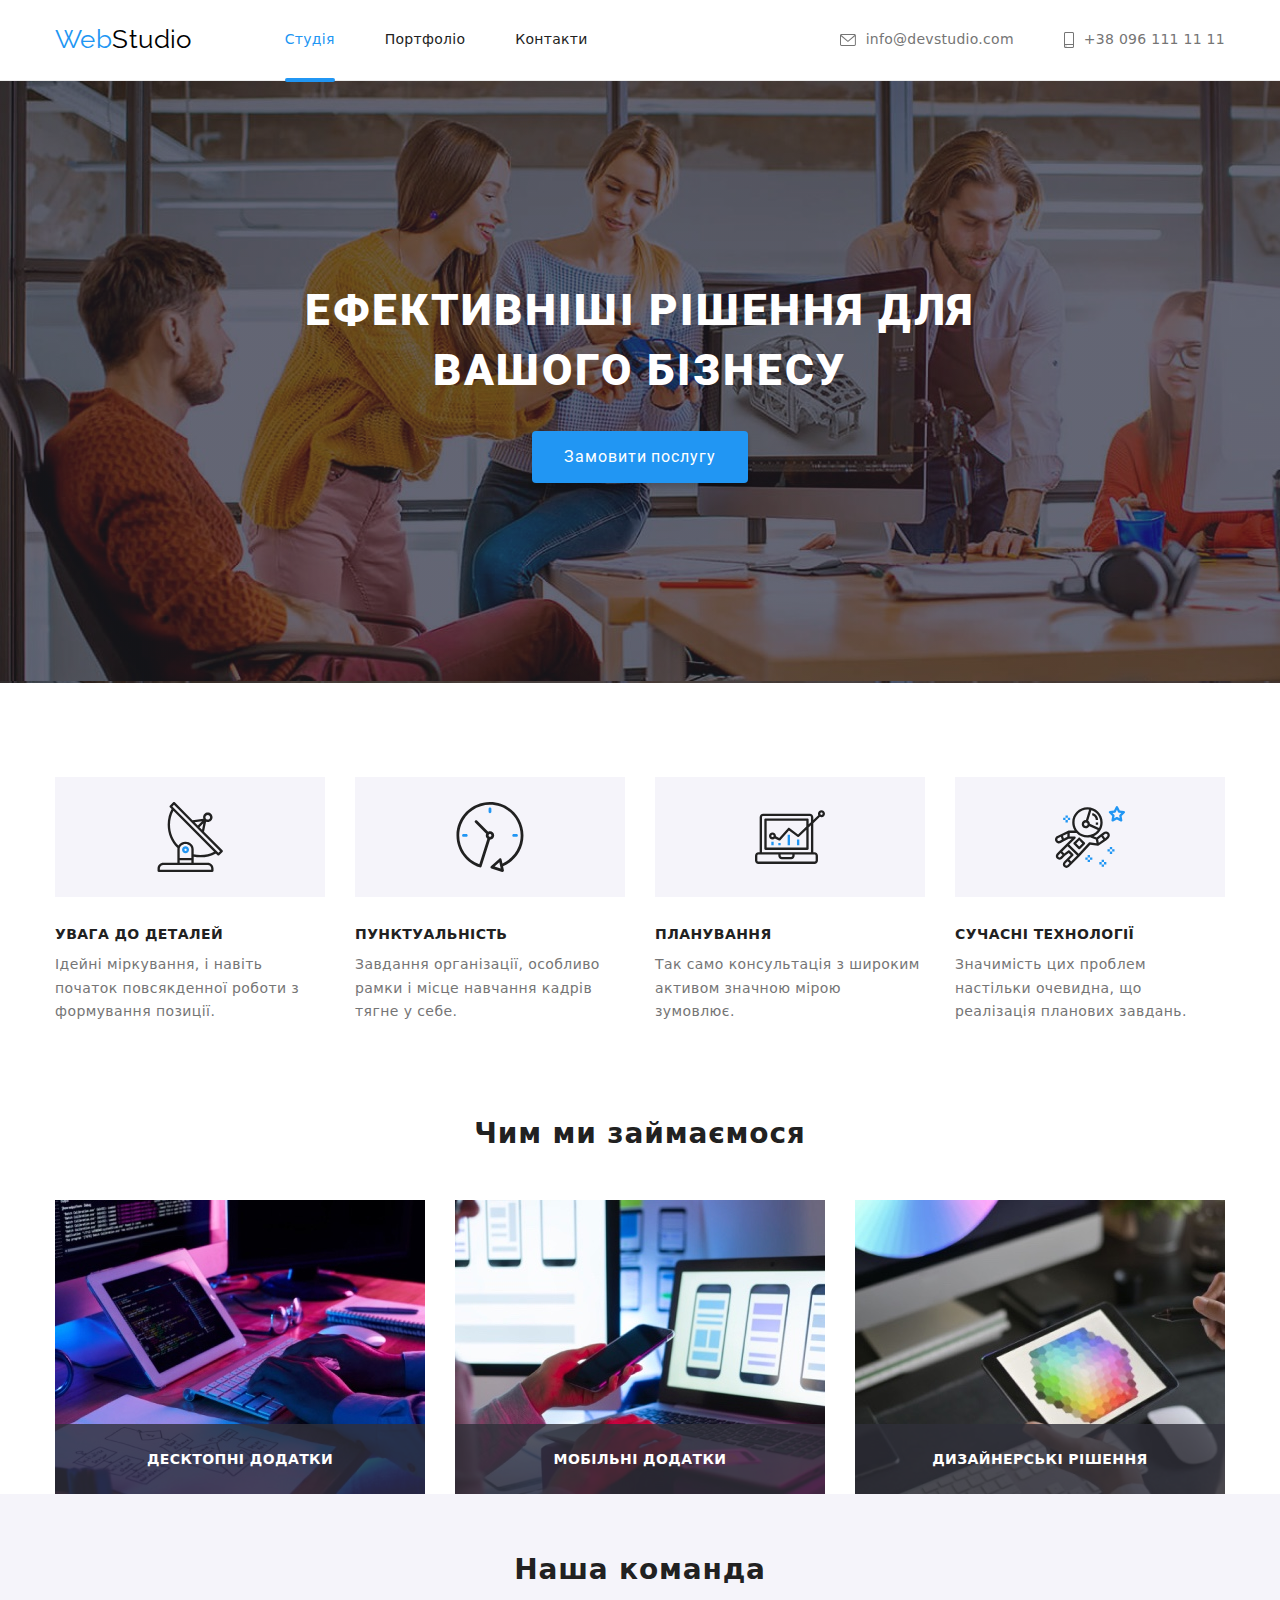
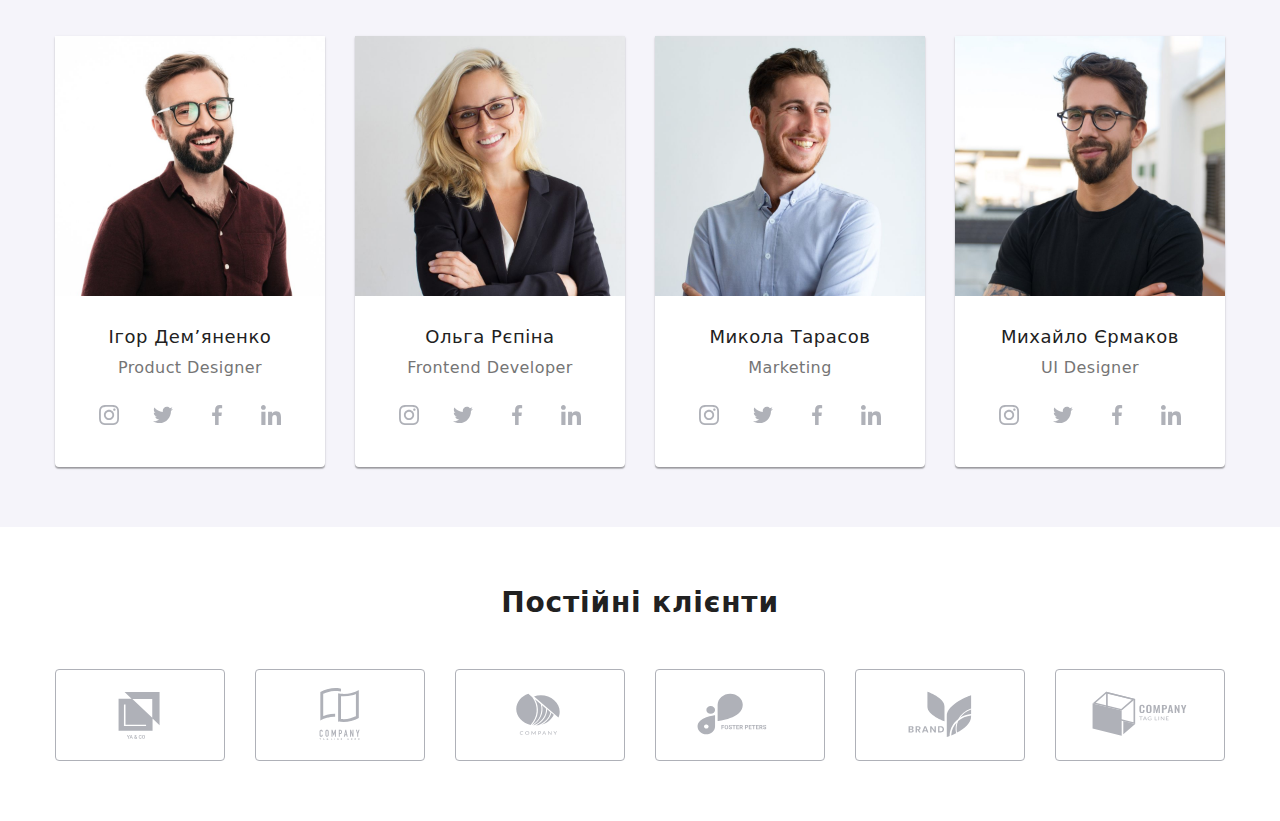
<file: index.html>
<!DOCTYPE html>
<html lang="uk">
<head>
    <meta charset="UTF-8">
    <meta http-equiv="X-UA-Compatible" content="IE=edge">
    <meta name="viewport" content="width=device-width, initial-scale=1.0">
    <title>Document</title>
    <link href="https://fonts.googleapis.com/css2?family=Raleway:wght@700&family=Roboto:wght@400;500;700;900&display=swap" 
          rel="stylesheet">
    <link rel="stylesheet" href="https://cdnjs.cloudflare.com/ajax/libs/modern-normalize/1.1.0/modern-normalize.min.css" integrity="sha512-wpPYUAdjBVSE4KJnH1VR1HeZfpl1ub8YT/NKx4PuQ5NmX2tKuGu6U/JRp5y+Y8XG2tV+wKQpNHVUX03MfMFn9Q==" 
            crossorigin="anonymous" referrerpolicy="no-referrer" />
    <link rel="stylesheet" href="./css/main.min.css">        
    <!-- <link rel="stylesheet" href="./css/styles.css"/> -->
</head>
<body>
    <header class="header">
        
        <div class="container row">
            <nav class="header-left">
                <a class="studio" href="./index.html">
                    <span class="logo">Web</span><span class="logo-second">Studio</span>
                </a>
                <ul class="site-nav">
                    <li class="site-face"><a href="./index.html" class="link current">Студія</a></li>
                    <li class="site-face"><a href="./portfolio.html" class="link">Портфоліо</a></li>
                    <li class="site-face"><a href="" class="link">Контакти</a></li>
                </ul>
            </nav>
            <ul class="header-right">
                <li class="header-contact">
                    <a class="contacts-adress" href="mailto:info@devstudio.com">
                        <svg class="header-icon-mail" width="16" height="12">
                            <use href="./images/icons.svg#icon-envelope"></use>
                        </svg>
                        info@devstudio.com
                    </a>
                </li>
                <li class="header-contact">
                    <a class="contacts-adress" href="tel:+380961111111">
                        <svg class="header-icon-phone" width="10" height="16">
                            <use href="./images/icons.svg#icon-smartphone"></use>
                        </svg>
                        +38 096 111 11 11
                    </a>
                </li>
            </ul>
        </div>
    </header>
    <main>
        <section class="hero">
            <div class="container">
                <div class="backdrop is-hidden" data-modal>
                    <div class="modal">
                        <button class="button button-modal-close" data-modal-close>
                            <svg class="modal-icon-close">
                                <use class="modal-close" href="./images/icons.svg#icon-vector" width="11" height="11"></use>
                            </svg>
                        </button>
                        <p class="modal-title">Залиште свої дані, ми вам передзвонимо</p>
                        <form action="#" class="modal-form">
                            <div class="modal-field">
                                <label class="modal-label">Ім'я
                                    <div class="input-wrap">
                                        <input 
                                            class="modal-input"
                                            type="text" 
                                            name="user-name"
                                            required
                                        />
                                        <svg class="modal-icon" width="18" height="18">
                                            <use href="./images/icons.svg#icon-person"></use>
                                        </svg>
                                    </div>
                                </label>
                            </div>
                            <div class="modal-field">
                                <label class="modal-label">Телефон
                                   <div class="input-wrap">
                                        <input 
                                            class="modal-input"
                                            type="tel" 
                                            name="user-phone" 
                                            required
                                        />
                                        <svg class="modal-icon" width="18" height="18">
                                            <use href="./images/icons.svg#icon-phone"></use>
                                        </svg>
                                   </div>
                                </label>
                            </div>
                            <div class="modal-field">
                                <label class="modal-label">Пошта
                                    <div class="input-wrap">
                                        <input 
                                            class="modal-input"
                                            type="email" 
                                            name="user-mail"
                                            required
                                        />
                                        <svg class="modal-icon" width="18" height="18">
                                            <use href="./images/icons.svg#icon-email"></use>
                                        </svg>
                                    </div>
                                </label>
                            </div>
                            <div class="modal-field">
                                <label class="modal-label">Коментар
                                    <textarea class="modal-text"
                                        name="user-text"
                                        placeholder="Введіть текст"
                                    ></textarea>
                                </label>
                            </div>
                           <div class="modal-privacy">
                                <input type="checkbox" name="privacy" id="privacy" class="modal-check visually__hidden" value="true">
                                    <label for="privacy" class="check-text">
                                    <span>
                                        <svg class="check-icon" width="16" height="15">
                                            <use href="./images/icons.svg#icon-vectors"></use>
                                        </svg>
                                    </span>
                                    Погоджуюся з розсилкою та приймаю &nbsp;
                                    <a class="modal-link" href="">Умови договору</a> 
                                </label>
                           </div>
                            <button type="submit" class="button">Відправити</button>
                        </form>
                    </div>
                </div>
                    <h1 class="hero__title">Ефективніші рішення для </br> вашого бізнесу</h1>
                    <button class="button" data-modal-open type="button">Замовити послугу</button>
            </div>
            
        </section>
        <section class="benefit section">
            <div class="container">
                <h2 class="benefit__title-visually">Переваги</h2>
                <ul class="benefit__list">
                    <li class="benefit__item">
                        <div class="benefit__wrap">
                            <svg class="benefit__icon" width="70" height='70'>
                                <use href="./images/icons.svg#icon-Group"></use>
                            </svg>
                        </div>
                        <div >
                            <h3 class="benefit__title">Увага до деталей</h3>
                            <p class="benefit__text">
                                Ідейні міркування, і навіть початок повсякденної роботи з формування позиції.
                            </p>
                        </div>
                    </li>
                    <li class="benefit__item">
                        <div class="benefit__wrap">
                            <svg class="benefit__icon" width="70" height='70'>
                                <use href="./images/icons.svg#icon-clock"></use>
                            </svg>
                        </div>
                        <div>
                            <h3 class="benefit__title">Пунктуальність</h3>
                            <p class="benefit__text">
                                Завдання організації, особливо рамки і місце навчання кадрів тягне у себе.
                            </p>
                        </div>
                    </li>
                    <li class="benefit__item">
                        <div class="benefit__wrap">
                            <svg class="benefit__icon" width="70" height='70'>
                                <use href="./images/icons.svg#icon-diagram"></use>
                            </svg>
                        </div>
                        <div>
                            <h3 class="benefit__title">Планування</h3>
                            <p class="benefit__text">
                                Так само консультація з широким активом значною мірою зумовлює.
                            </p>
                        </div>
                    </li>
                    <li class="benefit__item">
                        <div class="benefit__wrap">
                            <svg class="benefit__icon" width="70" height='70'>
                                <use href="./images/icons.svg#icon-astronaut"></use>
                            </svg>
                        </div>
                        <div>
                            <h3 class="benefit__title">Сучасні технології</h3>
                            <p class="benefit__text">
                                Значимість цих проблем настільки очевидна, що реалізація планових завдань.
                            </p>
                        </div>
                    </li>
                </ul>
            </div>

        </section>
        <section class="advantage">
            <div class="container">
                <h2 class="advantage__title">Чим ми займаємося</h2>
                    <ul class="advantage__list">
                       <li class="advantage__item">
                            <div class="advantage__content">
                                <img class="advantage__image" src="./images/img-1.jpg" alt="Розробка" width="370" height="294"/>
                                <div class="advantage__wrap">
                                    <p class="advantage__text">Десктопні додатки</p>
                                </div>
                            </div>
                            
                        </li>
                       <li class="advantage__item">
                            <div class="advantage__content">
                                <img class="advantage__image" src="./images/img-2-2.jpg" alt="Дизайн" width="370" height="294"/>
                                <div class="advantage__wrap">
                                    <p class="advantage__text">Мобільні додатки</p>
                                </div>
                            </div>
                           
                        </li>
                       <li class="advantage__item">
                            <div class="advantage__content">
                                <img class="advantage__image" src="./images/img-3.jpg" alt="Запуск вашого проекта" width="370" height="294"/>
                                <div class="advantage__wrap">
                                <p class="advantage__text">Дизайнерські рішення</p>
                                </div>
                            </div>
                            
                        </li>
                    </ul>
            </div>
        </section>
        <section class="team">
            <div class="container">
                <h2 class="advantage__title">Наша команда</h2>
                <ul class="team__list">
                    <li class="team__card">
                        <img class="team__image" src="./images/vykl1.jpg" alt="Ігор Демʼяненко" width="270" height="260"/>
                        <div class="team__content">
                            <h3 class="team__name">Ігор Демʼяненко</h3>
                            <p class="team__text">Product Designer</p>
                            <ul class="team__social">
                                <li class="team__disk">
                                    <a class="team__link link" href="">
                                        <svg class="team__icon" width="20" height="20">
                                            <use href="./images/icons.svg#icon-instagram"></use>
                                        </svg>
                                    </a></li>
                                <li class="team__disk">
                                    <a class="team__link link" href="">
                                        <svg class="team__icon" width="20" height="20">
                                            <use href="./images/icons.svg#icon-twitter"></use>
                                        </svg>
                                    </a></li>
                                <li class="team__disk">
                                    <a class="team__link link" href="">
                                        <svg class="team__icon" width="20" height="20">
                                            <use href="./images/icons.svg#icon-facebook"></use>
                                        </svg>
                                    </a></li>
                                <li class="team__disk">
                                    <a class="team__link link" href="">
                                        <svg class="team__icon" width="20" height="20">
                                            <use href="./images/icons.svg#icon-linkedin"></use>
                                        </svg>
                                    </a></li>
                            </ul>
                        </div>
                    </li>
                    <li class="team__card">
                        <img class="team__image" src="./images/vykl2.jpg" alt="Ольга Рєпіна" width="270" height="260" />
                        <div class="team__content">
                            <h3 class="team__name">Ольга Рєпіна</h3>
                            <p class="team__text">Frontend Developer</p>
                            <ul class="team__social">
                                <li class="team__disk">
                                    <a class="team__link link" href="">
                                        <svg class="team__icon" width="20" height="20">
                                            <use href="./images/icons.svg#icon-instagram"></use>
                                        </svg>
                                    </a>
                                </li>
                                <li class="team__disk">
                                    <a class="team__link link" href="">
                                        <svg class="team__icon" width="20" height="20">
                                            <use href="./images/icons.svg#icon-twitter"></use>
                                        </svg>
                                    </a>
                                </li>
                                <li class="team__disk">
                                    <a class="team__link link" href="">
                                        <svg class="team__icon" width="20" height="20">
                                            <use href="./images/icons.svg#icon-facebook"></use>
                                        </svg>
                                    </a>
                                </li>
                                <li class="team__disk">
                                    <a class="team__link link" href="">
                                        <svg class="team__icon" width="20" height="20">
                                            <use href="./images/icons.svg#icon-linkedin"></use>
                                        </svg>
                                    </a>
                                </li>
                            </ul>
                        </div>
                    </li>
                    <li class="team__card">
                      <img class="team__image" src="./images/vykl3.jpg" alt="Микола Тарасов" width="270" height="260" />
                      <div class="team__content">
                          <h3 class="team__name">Микола Тарасов</h3>
                          <p class="team__text">Marketing</p>
                            <ul class="team__social">
                                <li class="team__disk">
                                    <a class="team__link link" href="">
                                        <svg class="team__icon" width="20" height="20">
                                            <use href="./images/icons.svg#icon-instagram"></use>
                                        </svg>
                                    </a>
                                </li>
                                <li class="team__disk">
                                    <a class="team__link link" href="">
                                        <svg class="team__icon" width="20" height="20">
                                            <use href="./images/icons.svg#icon-twitter"></use>
                                        </svg>
                                    </a>
                                </li>
                                <li class="team__disk">
                                    <a class="team__link link" href="">
                                        <svg class="team__icon" width="20" height="20">
                                            <use href="./images/icons.svg#icon-facebook"></use>
                                        </svg>
                                    </a>
                                </li>
                                <li class="team__disk">
                                    <a class="team__link link" href="">
                                        <svg class="team__icon" width="20" height="20">
                                            <use href="./images/icons.svg#icon-linkedin"></use>
                                        </svg>
                                    </a>
                                </li>
                            </ul>
                      </div>
                    </li>
                    <li class="team__card">
                        <img class="team__image" src="./images/vykl4.jpg" alt="Михайло Єрмаков" width="270" height="260" />
                        <div class="team__content">
                            <h3 class="team__name">Михайло Єрмаков</h3>
                            <p class="team__text">UI Designer</p>
                            <ul class="team__social">
                                <li class="team__disk">
                                    <a class="team__link link" href="">
                                        <svg class="team__icon" width="20" height="20">
                                            <use href="./images/icons.svg#icon-instagram"></use>
                                        </svg>
                                    </a>
                                </li>
                                <li class="team__disk">
                                    <a class="team__link link" href="">
                                        <svg class="team__icon" width="20" height="20">
                                            <use href="./images/icons.svg#icon-twitter"></use>
                                        </svg>
                                    </a>
                                </li>
                                <li class="team__disk">
                                    <a class="team__link" href="">
                                        <svg class="team__icon" width="20" height="20">
                                            <use href="./images/icons.svg#icon-facebook"></use>
                                        </svg>
                                    </a>
                                </li>
                                <li class="team__disk">
                                    <a class="team__link" href="">
                                        <svg class="team__icon" width="20" height="20">
                                            <use href="./images/icons.svg#icon-linkedin"></use>
                                        </svg>
                                    </a>
                                </li>
                            </ul>
                        </div>
                    </li>
                </ul>
        </section>
        <section class="clients">
            <div class="container">
                <h2 class="clients__title">Постійні клієнти</h2>
                <ul class="clients__list">
                    <li class="clients__card">
                        <a class="clients__link" href="">
                        <svg class="clients__icon" weidth="106" height="60">
                            <use href="./images/icons.svg#icon-Logo-7"></use>
                        </svg>
                    </a></li>
                    <li class="clients__card">
                        <a class="clients__link" href="">
                        <svg class="clients__icon" weidth="106" height="60">
                            <use href="./images/icons.svg#icon-Logo"></use>
                        </svg>
                    </a></li>
                    <li class="clients__card">
                        <a class="clients__link" href="">
                        <svg class="clients__icon" weidth="106" height="60">
                            <use href="./images/icons.svg#icon-Logo-3"></use>
                        </svg>
                    </a></li>
                    <li class="clients__card">
                        <a class="clients__link" href="">
                        <svg class="clients__icon" weidth="106" height="60">
                            <use href="./images/icons.svg#icon-Logo-4"></use>
                        </svg>
                    </a></li>
                    <li class="clients__card">
                        <a class="clients__link" href="">
                        <svg class="clients__icon" weidth="106" height="60">
                            <use href="./images/icons.svg#icon-Logo-5"></use>
                        </svg>
                    </a></li>
                    <li class="clients__card">
                        <a class="clients__link" href="">
                        <svg class="clients__icon" weidth="106" height="60">
                            <use href="./images/icons.svg#icon-Logo-6"></use>
                        </svg>
                    </a></li>
                </ul>
            </div>
        </section>
    </main>
    <!-- <footer class="footer">
        <div class="container footer-main">
            <div class="footer-adress-main">
                <a class="studio-footer" href="./index.html">
                    <span class="logo">Web</span><span class="logo-third">Studio</span>
                </a>
                <address>
                <ul class="footer-ul-addres">
                    <li class="li-fot"><a href="https://www.google.com/maps/place/%D0%B1%D1%83%D0%BB.+%D0%9B%D0%B5%D1%81%D0%B8+%D0%A3%D0%BA%D1%80%D0%B0%D0%B8%D0%BD%D0%BA%D0%B8,+26,+%D0%9A%D0%B8%D0%B5%D0%B2,+%D0%A3%D0%BA%D1%80%D0%B0%D0%B8%D0%BD%D0%B0,+02000/@50.4265807,30.5383858,17z/data=!3m1!4b1!4m5!3m4!1s0x40d4cf0e033ecbe9:0x57a4dffefec77da0!8m2!3d50.4265807!4d30.5383858" target="_blank"  rel="noopener noreferrer" class="footer-geoadress">м. Київ, пр-т Лесі Українки, 26</a>  </li>
                    <li class="li-fot"><a href="mailto:info@devstudio.com"  class="footer-adress">info@devstudio.com</a></li>
                    <li class="li-fot"><a href="tel:+380961111111" class="footer-adress">+38 096 111 11 11</a></li>
                </ul>
                </address>
            </div>
            <div class="follow-main">
                <h3 class="follow-text">ПРИЄДНУЙТЕСЬ</h3>
                     <ul class="follow">
                        <li class="follow-item">
                            <a class="follow-link">
                                <svg class="follow-icon" width="20" height="20">
                                    <use href="./images/icons.svg#icon-instagram"></use>
                                </svg>
                            </a>
                        </li>
                        <li class="follow-item">
                            <a class="follow-link">
                                <svg class="follow-icon" width="20" height="20">
                                    <use href="./images/icons.svg#icon-twitter"></use> 
                                </svg>
                            </a>
                        </li>
                        <li class="follow-item">
                            <a class="follow-link">
                                <svg class="follow-icon" width="20" height="20">
                                    <use href="./images/icons.svg#icon-facebook"></use> 
                                </svg>
                            </a>
                        </li>
                        <li class="follow-item">
                            <a class="follow-link">
                                <svg class="follow-icon" width="20" height="20">
                                    <use href="./images/icons.svg#icon-linkedin"></use>
                                </svg>
                            </a>
                        </li>
                    </ul>
            </div>
            <div class="window">
                <h3 class="follow-text">ПІДПИШІТЬСЯ НА РОЗСИЛКУ</h3>
                <form class="window-form">
                    <label class=" window-item">
                        <input class="window-input" name="user-mail" placeholder="E-mail"></textarea>
                        <button class="button btn-window" type="submit">Підписатися
                            <svg class="window-icon" width="24" height="24">
                                <use href="./images/icons.svg#icon-send"></use>
                            </svg>
                        </button>
                    </label>
                </form>
            </div>
        </div>
    </footer> -->
    <!-- <script src="./js/modal.js"></script> -->
</body>
</html>
</file>
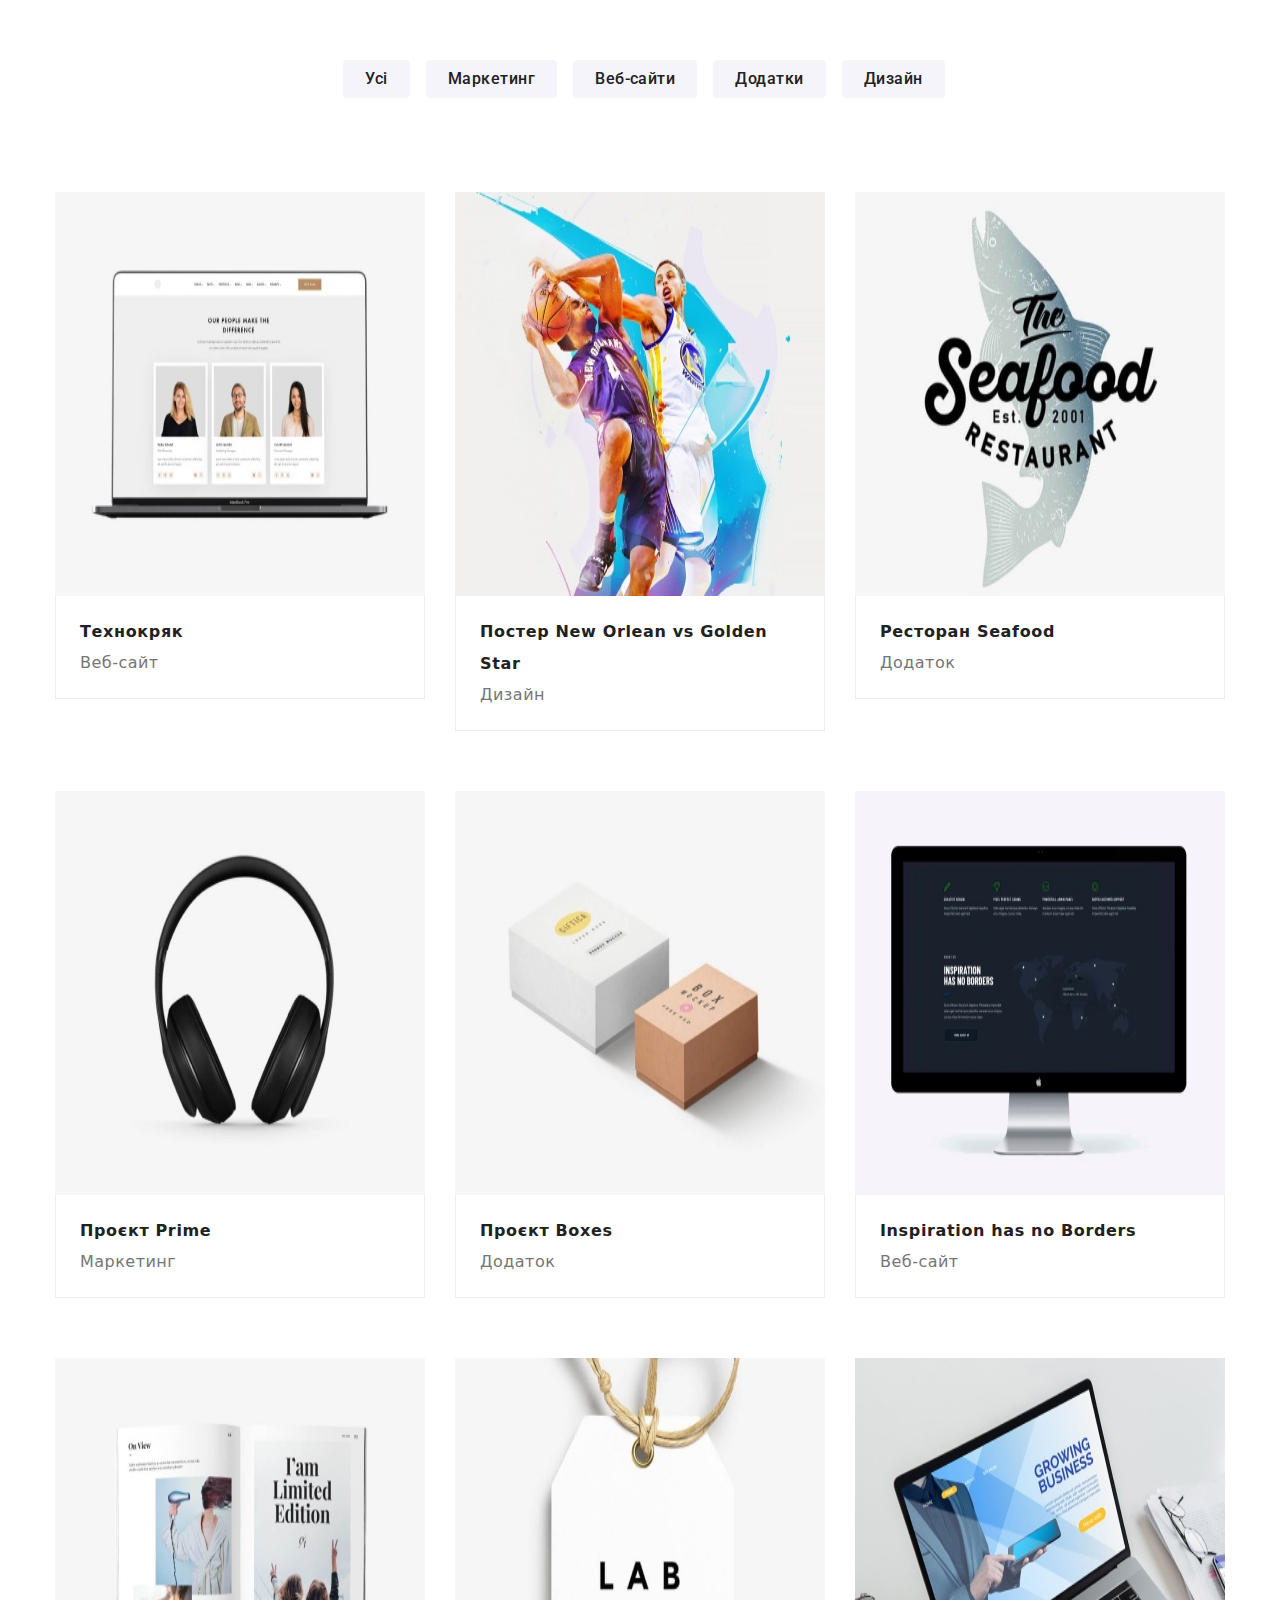
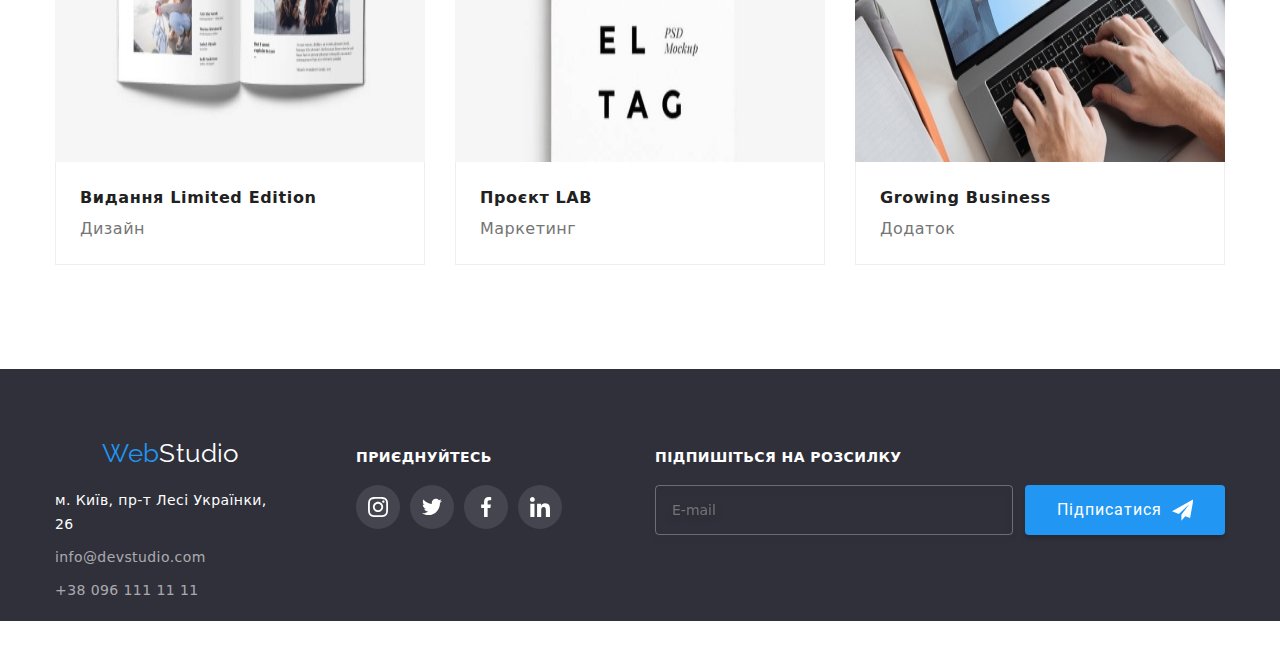
<file: portfolio.html>
<!DOCTYPE html>
<html lang="uk">
<head>
    <meta charset="UTF-8">
    <meta http-equiv="X-UA-Compatible" content="IE=edge">
    <meta name="viewport" content="width=device-width, initial-scale=1.0">
    <title>Document</title>
    <link href="https://fonts.googleapis.com/css2?family=Raleway:wght@700&family=Roboto:wght@400;500;700;900&display=swap" 
          rel="stylesheet">
    <link rel="stylesheet" href="https://cdnjs.cloudflare.com/ajax/libs/modern-normalize/1.1.0/modern-normalize.min.css" integrity="sha512-wpPYUAdjBVSE4KJnH1VR1HeZfpl1ub8YT/NKx4PuQ5NmX2tKuGu6U/JRp5y+Y8XG2tV+wKQpNHVUX03MfMFn9Q==" 
                crossorigin="anonymous" referrerpolicy="no-referrer" />
    <link rel="stylesheet" href="./css/main.min.css">
    <!-- <link rel="stylesheet" href="./css/styles.css"/> -->
</head>
<body>
    <!-- <header class="header">
        <div class="container row">
            <nav class="header-left">
                <a class="studio" href="./index.html">
                    <span class="logo">Web</span><span class="logo-second">Studio</span>
                </a>
                <ul class="site-nav">
                    <li class="site-face"><a href="./index.html" class="link">Студія</a></li>
                    <li class="site-face"><a href="./portfolio.html" class="link current">Портфоліо</a></li>
                    <li class="site-face"><a href="" class="link">Контакти</a></li>
                </ul>
            </nav>
            <ul class="header-right">
                <li class="header-contact">
                    <a class="contacts-adress" href="mailto:info@devstudio.com">
                        <svg class="header-icon-mail" width="16" height="12">
                            <use href="./images/icons.svg#icon-envelope"></use>
                        </svg>
                        info@devstudio.com
                    </a>
                </li>
                <li class="header-contact">
                    <a class="contacts-adress" href="tel:+380961111111">
                        <svg class="header-icon-phone" width="10" height="16">
                            <use href="./images/icons.svg#icon-smartphone"></use>
                        </svg>
                        +38 096 111 11 11
                    </a>
                </li>
            </ul>
        </div>
    </header> -->
    <main>
        <section class="navigation">   
            <div class="container navigation__content">
                <ul class="navigation__row"><h1 class="navigation__title visually__hidden">Навігація вкладок</h1>
                    <li class="navigation__cell"><button class="navigation__button" type="button">Усі</button></li>
                    <li class="navigation__cell"><button class="navigation__button" type ="button">Маркетинг</button></li>
                    <li class="navigation__cell"><button class="navigation__button" type="button">Веб-сайти</button></li>
                    <li class="navigation__cell"><button class="navigation__button" type ="button">Додатки</button></li>
                    <li class="navigation__cell"><button class="navigation__button" type ="button">Дизайн</button></li>
                </ul>
            </div>
            <div class="container portfolio">
                <ul class="portfolio__list"><h2 class="benefit__title-visually">Перелік додатків та посилань</h2>   
                    <li class="portfolio__item">
                        <a href="" class="portfolio__link">
                            <div class="portfolio__content">
                                <img class="portfolio__image" src="./images/img-11.jpg" alt="Технокряк" width="370">
                                <div class="portfolio__action">
                                    <p class="portfolio__animation">
                                        Ресурс пропонує комплексні пропозиції з різним рівнем функціоналу та сервісів. Все це дозволить відвідувачу отримати
                                        вичерпні відомості про компанію чи приватну особу.
                                    </p>
                                </div>
                            </div>
                            <div class="portfolio__text">
                                <h3 class="portfolio__name">Технокряк</h3>
                                <p class="portfolio__name-text">Веб-сайт</p>
                            </div>
                        </a>
                    </li>
                    <li class="portfolio__item">
                        <a href="" class="portfolio__link">
                            <div class="portfolio__content">
                                <img class="portfolio__image" src="./images/img-2.jpg" alt="Постер" width="370">
                                <div class="portfolio__action">
                                    <p class="portfolio__animation">
                                        Ресурс пропонує комплексні пропозиції з різним рівнем функціоналу та сервісів. Все це дозволить відвідувачу
                                        отримати
                                        вичерпні відомості про компанію чи приватну особу.
                                    </p>
                                </div>
                            </div>
                            <div class="portfolio__text">
                                <h3 class="portfolio__name">Постер New Orlean vs Golden Star</h3>
                                <p class="portfolio__name-text">Дизайн</p>
                            </div>
                        </a>
                    </li>
                    <li class="portfolio__item">
                        <a href="" class="portfolio__link">
                            <div class="portfolio__content">
                                <img class="portfolio__image" src="./images/img-33.jpg" alt="Ресторан" width="370">
                                <div class="portfolio__action">
                                    <p class="portfolio__animation">
                                        Ресурс пропонує комплексні пропозиції з різним рівнем функціоналу та сервісів. Все це дозволить відвідувачу
                                        отримати
                                        вичерпні відомості про компанію чи приватну особу.
                                    </p>
                                </div>
                            </div>
                            <div class="portfolio__text">
                                <h3 class="portfolio__name">Ресторан Seafood </h3>
                                <p class="portfolio__name-text">Додаток</p>
                            </div>
                        </a>
                    </li>
                    <li class="portfolio__item">
                        <a href="" class="portfolio__link">
                            <div class="portfolio__content">
                                <img class="portfolio__image" src="./images/img-4.jpg" alt="Проєкт" width="370">
                                <div class="portfolio__action">
                                    <p class="portfolio__animation">
                                        Ресурс пропонує комплексні пропозиції з різним рівнем функціоналу та сервісів. Все це дозволить відвідувачу
                                        отримати
                                        вичерпні відомості про компанію чи приватну особу.
                                    </p>
                                </div>
                            </div>
                            <div class="portfolio__text">
                                <h3 class="portfolio__name">Проєкт Prime</h3>
                                <p class="portfolio__name-text">Маркетинг</p>
                            </div>
                        </a>
                    </li>
                    <li class="portfolio__item">
                        <a href="" class="portfolio__link"> 
                            <div class="portfolio__content">
                                <img class="portfolio__image" src="./images/img-5.jpg" alt="Проєкт" width="370">
                                <div class="portfolio__action">
                                    <p class="portfolio__animation">
                                        Ресурс пропонує комплексні пропозиції з різним рівнем функціоналу та сервісів. Все це дозволить відвідувачу
                                        отримати
                                        вичерпні відомості про компанію чи приватну особу.
                                    </p>
                                </div>
                            </div>
                            <div class="portfolio__text">
                                <h3 class="portfolio__name">Проєкт Boxes</h3>
                                <p class="portfolio__name-text">Додаток</p>
                            </div>
                        </a>
                    </li>
                    <li class="portfolio__item">
                        <a href="" class="portfolio__link">
                            <div class="portfolio__content">
                                <img class="portfolio__image" src="./images/img-6.jpg" alt="Inspiration" width="370">
                                <div class="portfolio__action">
                                    <p class="portfolio__animation">
                                        Ресурс пропонує комплексні пропозиції з різним рівнем функціоналу та сервісів. Все це дозволить відвідувачу
                                        отримати
                                        вичерпні відомості про компанію чи приватну особу.
                                    </p>
                                </div>
                            </div>
                            <div class="portfolio__text">
                                <h3 class="portfolio__name">Inspiration has no Borders</h3>
                                <p class="portfolio__name-text">Веб-сайт</p>
                            </div>
                        </a>
                    </li>
                    <li class="portfolio__item">
                        <a href="" class="portfolio__link">
                            <div class="portfolio__content">
                                <img class="portfolio__image" src="./images/img-7.jpg" alt="Видання" width="370">
                                <div class="portfolio__action">
                                    <p class="portfolio__animation">
                                        Ресурс пропонує комплексні пропозиції з різним рівнем функціоналу та сервісів. Все це дозволить відвідувачу
                                        отримати
                                        вичерпні відомості про компанію чи приватну особу.
                                    </p>
                                </div>
                            </div>
                            <div class="portfolio__text">
                                <h3 class="portfolio__name">Видання Limited Edition</h3>
                                <p class="portfolio__name-text">Дизайн</p>
                            </div>
                        </a>
                    </li>
                    <li class="portfolio__item"> <a href="" class="portfolio__link">
                        <div class="portfolio__content">
                            <img class="portfolio__image" src="./images/img-8.jpg" alt="Проєкт" width="370">
                            <div class="portfolio__action">
                                <p class="portfolio__animation">
                                    Ресурс пропонує комплексні пропозиції з різним рівнем функціоналу та сервісів. Все це дозволить відвідувачу
                                    отримати
                                    вичерпні відомості про компанію чи приватну особу.
                                </p>
                            </div>
                        </div>
                        <div class="portfolio__text">
                            <h3 class="portfolio__name">Проєкт LAB</h3>
                            <p class="portfolio__name-text">Маркетинг</p>
                        </div></a>
                    </li>
                    <li class="portfolio__item">
                        <a href="" class="portfolio__link">
                            <div class="portfolio__content">
                                <img class="portfolio__image" src="./images/img-9.jpg" alt="Growing" width="370">
                                <div class="portfolio__action">
                                    <p class="portfolio__animation">
                                        Ресурс пропонує комплексні пропозиції з різним рівнем функціоналу та сервісів. Все це дозволить відвідувачу
                                        отримати
                                        вичерпні відомості про компанію чи приватну особу.
                                    </p>
                                </div>
                            </div>
                            <div class="portfolio__text">
                                <h3 class="portfolio__name">Growing Business</h3>
                                <p class="portfolio__name-text">Додаток</p>
                            </div>
                        </a>
                    </li>  
                </ul>
            </div>
        </section>
    </main>
    <footer class="footer">
        <div class="container footer-main">
            <div class="footer-adress-main">
                <a class="studio-footer" href="./index.html">
                    <span class="logo">Web</span><span class="logo-third">Studio</span>
                </a>
                <address>
                    <ul class="footer-ul-addres">
                        <li class="li-fot"><a
                                href="https://www.google.com/maps/place/%D0%B1%D1%83%D0%BB.+%D0%9B%D0%B5%D1%81%D0%B8+%D0%A3%D0%BA%D1%80%D0%B0%D0%B8%D0%BD%D0%BA%D0%B8,+26,+%D0%9A%D0%B8%D0%B5%D0%B2,+%D0%A3%D0%BA%D1%80%D0%B0%D0%B8%D0%BD%D0%B0,+02000/@50.4265807,30.5383858,17z/data=!3m1!4b1!4m5!3m4!1s0x40d4cf0e033ecbe9:0x57a4dffefec77da0!8m2!3d50.4265807!4d30.5383858"
                                target="_blank" rel="noopener noreferrer" class="footer-geoadress">м. Київ, пр-т Лесі
                                Українки, 26</a> </li>
                        <li class="li-fot"><a href="mailto:info@devstudio.com" class="footer-adress">info@devstudio.com</a>
                        </li>
                        <li class="li-fot"><a href="tel:+380961111111" class="footer-adress">+38 096 111 11 11</a></li>
                    </ul>
                </address>
            </div>
            <div class="follow-main">
                <h3 class="follow-text">ПРИЄДНУЙТЕСЬ</h3>
                <ul class="follow">
                    <li class="follow-item">
                        <a class="follow-link">
                            <svg class="follow-icon" width="20" height="20">
                                <use href="./images/icons.svg#icon-instagram"></use>
                            </svg>
                        </a>
                    </li>
                    <li class="follow-item">
                        <a class="follow-link">
                            <svg class="follow-icon" width="20" height="20">
                                <use href="./images/icons.svg#icon-twitter"></use>
                            </svg>
                        </a>
                    </li>
                    <li class="follow-item">
                        <a class="follow-link">
                            <svg class="follow-icon" width="20" height="20">
                                <use href="./images/icons.svg#icon-facebook"></use>
                            </svg>
                        </a>
                    </li>
                    <li class="follow-item">
                        <a class="follow-link">
                            <svg class="follow-icon" width="20" height="20">
                                <use href="./images/icons.svg#icon-linkedin"></use>
                            </svg>
                        </a>
                    </li>
                </ul>
            </div>
            <div class="window">
                <h3 class="follow-text">ПІДПИШІТЬСЯ НА РОЗСИЛКУ</h3>
                <form class="window-form">
                    <label class=" window-item">
                        <input class="window-input" name="user-mail" placeholder="E-mail"></textarea>
                        <button class="button btn-window" type="submit">Підписатися
                            <svg class="window-icon" width="24" height="24">
                                <use href="./images/icons.svg#icon-send"></use>
                            </svg>
                        </button>
                    </label>
                </form>
            </div>
        </div>
    </footer>
    <script src="./js/modal.js"></script>
    </body>
</html>
</file>
<file: css/styles.css>
/*  колір тексту #757575 */
/*  колір заголовка #212121 */
/*  колір виділення #2196F3 */
/* колір фона #F5F5F5*/
/* колір фону героя #2F303A */
/*  колір фону секції з викладачами #F5F4FA */
/* колів фону під секцій з викладачами #FFFFFF */


/* :root {
    --primary-text-color:#757575;
    --title-text-color: #212121;
    --background-color: #F5F5F5;
    --accent-color: #2196F3;
} */
/* 
p,
h1, 
h2, 
h3, 
h4 {
    margin: 0;
}
.img{
    display: block;
}

ul {
    margin: 0;
    padding-left: 0;
 }

body {
    font-family:'Roboto' , sans-serif;
    font-size: 14px ;
    letter-spacing: 0.03em;
    color: var(--primary-text-color) ; 
    text-decoration: none;
}

ul {
    list-style: none;
}
section {
    padding-top: 94px;
    padding-bottom: 94px;
}
.container {
    width: 1200px;
    padding-left: 15px;
    padding-right: 15px;
    margin-left: auto;
    margin-right: auto;
} */
/* .row {
    display: flex;
    align-items: center;
}
.header-left {
    display: flex;
    align-items: center;
}
.header {
    padding-top: 24px;
    padding-bottom: 25px;
    border-bottom: 1px solid #ECECEC;
}
.header-right {
    display: flex;
    justify-content: center;
    margin-left: var(--typical-padding);
    margin-left: auto;
}
/* .header-contact {
    margin-left: 50px;
} */
/* .header-contact:not(:last-child) {
    margin-right: 50px;
} */ */
/* .studio {
    text-decoration: none;
    margin-right: 93px;
}

.logo {
    color: var(--accent-color) ;
    font-family: Raleway ; 
    font-size: 26px ;
    line-height: calc(31/26);
}

.logo-second{
    color:#000000;
    font-family: Raleway ; 
    font-size: 26px ;
    line-height: calc(31/26);
} */

/* .logo-third{
    color:#FFFFFF;
    font-family: Raleway ; 
    font-size: 26px ;
    line-height: calc(31/26);
} */
/* --------------------SITE     NAV    -------------------- */

/* .site-face:not(:last-child) {
    margin-right: 50px;
}

.site-nav {
    display: flex;
    margin-left: var(--typical-padding);
    transition: color 250ms cubic-bezier(0.4, 0, 0.2, 1);
}

.site-nav .link {
    color: var(--title-text-color) ;
    letter-spacing: 0.02em;
    font-weight: 500;
    text-decoration: none;
    line-height: 1.14;
}

.site-nav .link.current {
    color: var(--accent-color);
    letter-spacing: 0.02em;
    font-weight: 500;
    text-decoration: none;
    line-height: 1.14;
}

.site-face {
    position: relative;
}
 .current::after {
    content: '';
    position: absolute;
    display: block;
    border-bottom: 4px solid #2196F3;
    border-radius: 2px;
    bottom: -34px;
    left: 0;
    height: 4px;
    width: 100%;
    color: var(--accent-color);
}


.site-nav , .link:focus , .link:hover {
    color:var(--accent-color);
}
.header-icon-mail {
    width: 16px;
    height: 12px;
    fill: var(--primary-text-color);
    margin-right: 10px;
    transition: fill 250ms cubic-bezier(0.4, 0, 0.2, 1);
    
}
.contacts-adress {
    width: 100%;
    height: 100%;
    font-weight: 500;
    color: var(--primary-text-color);
    text-decoration: none;
    line-height: 1.71;
    letter-spacing: 0.02em;
    display: flex;
    align-items: center;
    justify-content: center;
    transition: color 250ms cubic-bezier(0.4, 0, 0.2, 1);
}
.contacts-adress:focus .header-icon-mail,
.contacts-adress:hover .header-icon-mail{
    fill: var(--accent-color);
}
.contacts-adress:focus .header-icon-phone,
.contacts-adress:hover .header-icon-phone {
    fill: var(--accent-color);
}
.header-icon-phone {
    width: 10px;
    height: 16px;
    fill: var(--primary-text-color);
    margin-right: 10px;
    transition: fill 250ms cubic-bezier(0.4, 0, 0.2, 1);
}
.contacts-adress:hover, .contacts-adress:focus {
    color: var(--accent-color) ;
} */
/* -------------------------HERO------------------ */


/* .hero-main {
    background-color: #2F303A ;
    max-width: 1600px;
    padding-top: 200px;
    padding-bottom: 200px;
    margin-left: auto;
    margin-right: auto;
    background-image: linear-gradient(
        rgba(47, 48, 58, 0.4), 
        rgba(47, 48, 58, 0.4)), 
        url(../images/Img.jpg);
    
}

.hero {
    color: #FFFFFF;
    font-weight: 900;
    font-size: 44px;
    line-height: 1.36;
    text-align: center;
    letter-spacing: 0.06em;
    text-transform: uppercase;
    padding-bottom: 30px;
}

.button { 
    font-family: 'Roboto';
    cursor:pointer;
    color: #FFFFFF;
    background-color: var(--accent-color);
    font-weight: 216px;
    font-size: 16px;
    letter-spacing: 0.06em;
    align-items: center;
    text-align: center;
    line-height: 2;
    margin: 0 auto;
    display:block;
    border-style: none;
    box-shadow: 0px 4px 4px rgba(0, 0, 0, 0.15);
    padding: 10px 32px;
    border-radius: 4px;
} */

/* -----------------------------BUT NAVIGATION------------------------*/
/* .navigation__content {
    display: flex;
    align-items: center;
}
.navigation__cell:not(:last-child) {
    margin-right: 8px;
}

.navigation__row {
    display: flex;
    margin-right:auto;
    margin-left: auto;
    padding-bottom: 50px;
}
.navigation__button {
    cursor: pointer;
    font-family: 'Roboto';
    background-color:  #F5F4FA;
    color: var(--title-text-color);
    font-weight: 500;
    font-size: 16px;
    letter-spacing: 0.03em;
    line-height: 1.62;
    padding: 6px 22px;
    border-radius:4px;
    border-style: none;
    transition: background-color 250ms cubic-bezier(0.4, 0, 0.2, 1), 
                color 250ms cubic-bezier(0.4, 0, 0.2, 1),
                box-shadow 250ms cubic-bezier(0.4, 0, 0.2, 1);
}

.navigation__button:focus , .navigation__button:hover {
    background-color: var(--accent-color);
    color: var(--background-color);
    box-shadow: 0px 3px 1px rgba(0, 0, 0, 0.1), 
        0px 1px 2px rgba(0, 0, 0, 0.08), 
        0px 2px 2px rgba(0, 0, 0, 0.12);
} */

/* ---------------------------ADVANTAGE--------------------------- */
/* .excellence__row {
    display: flex;
}
.advantage__card:not(:last-child) {
    margin-right: 30px; 
}
.advantage__content {
    position: relative;
    z-index: -1;
    
}

.advantage__text {
    color: #FFFFFF;
    font-weight: 700;
    font-size: 14px;
    line-height: calc(16/14);
    text-align: center;
    align-items: center;
    text-transform: uppercase;
    padding-top: 27px;
    padding-bottom: 27px;
}
.advantage__action {
    height: 70px;
    width: 100%;
    background-color: rgba(47, 48, 58, 0.8);
    align-items: center;
    text-align: center;
    position: absolute;
    right: 0;
    bottom: 0;
}
.excellence__title {
    color:var(--title-text-color);
    font-weight: 700;
    line-height: 1.14 ; 
    font-size: 36px;  
    letter-spacing: 0.03em;
    margin-bottom: 50px;
    text-align: center;
}
.advantage__image {
    display: block;
} */
/* -----------------------------TEAM------------------------------ */

/* .team-section {
    background-color: #F5F4FA;
}
.team-row:not(:last-child) {
    margin-right: 30px;
}
.team-row {
    background-color: #FFFFFF;
    border-radius: 0px 0px 4px 4px;
    box-shadow: 0px 1px 3px rgba(0, 0, 0, 0.12), 0px 1px 1px rgba(0, 0, 0, 0.14), 0px 2px 1px rgba(0, 0, 0, 0.2);
}
.team-item {
    display: flex;
    text-align: center;
}
.team {
    color: var(--title-text-color);
    font-weight: 700;
    font-size: 36px;
    line-height: calc(42/36);
    text-align: center;
    margin-bottom: 50px;
}

.team-title {
    color: var(--title-text-color);
    font-weight: 500;
    font-size: 18px;
    line-height: 2 ;
    letter-spacing: 0.03em;
    padding-bottom: 10px;
}
.team-text-main {
    padding-top: 30px;
    padding-bottom: 30px;
}
.team-text {
    color: var(--primary-text-color);
    font-size: 16px;
    line-height:calc(19/16)
}
.team-main{
    display: flex;
    justify-content: center;
    margin-top: 16px;
}
.team-icon {
    width: 44px;
    height: 44px;
}
.team-icon:not(:last-child) {
    margin-right: 10px;
}
.team-link {
    width: 100%;
    height: 100%;
    border-radius: 50%;
    display: flex;
    align-items: center;
    justify-content: center;
    text-decoration: none;
    transition: background-color 250ms cubic-bezier(0.4, 0, 0.2, 1);
}
.team-link-pic {
    fill: #AFB1B8;
    transition: fill 250ms cubic-bezier(0.4, 0, 0.2, 1);
}


.team-link:focus, .team-link:hover {
    background-color: var(--accent-color);
}

.team-link:hover .team-link-pic,
.team-link:focus .team-link-pic {
    background-color: var(--accent-color);
    fill: #FFFFFF;
}
.link {
    text-decoration: none;
} */
/* ------------------------BENEFIT----------------------- */
/* .icon-in-ben {
    display: flex;
    height: 120px;
    align-items: center;
    justify-content: center;
    background-color: #F5F4FA;
    margin-bottom: 30px;
}
.benefit {
    display: flex;
    padding-bottom: 0;
}
.benefit-title-item {
    display: none;
}
.ben-row {
    display: flex;
    list-style: none;
    /* text-align: left; */
/* }
.ben-text {
    width: 270px; */
/* }
.ben-text-two {
    width: 270px; */
/* }
.ben-text-row:not(:last-child) {
    margin-right: 30px;
} */ */
/* .benefit-text {
    color:var(--primary-text-color);
    line-height: 1.71;
    text-decoration: none;
}
.benefit-title {
    color: var(--title-text-color);
    font-weight: 700;
    font-size: 14px;
    text-transform: uppercase;
    line-height:1.14;
    text-decoration: none;
    margin-bottom: 10px;
} */
/* ------------------------CLIENTS--------------------- */



/* .clients__title {
    font-weight: 700;
    font-size: 36px;
    line-height: calc(42/36);
    text-align: center;
    color: var(--title-text-color);
    letter-spacing: 0.03em;
    padding-bottom: 50px;
}
.clients__card {
    height: 92px;
    width: 170px;
}
.clients__link {
    width: 100%;
    height: 100%;
    display: flex;
    align-items: center;
    justify-content: center;
    border: 1px solid #AFB1B8;;
    border-radius: 4px;
    transition: border-color 250ms cubic-bezier(0.4, 0, 0.2, 1);
    
}
.clients__list {
    display: flex;
    justify-content: center;
}
.clients__card:not(:last-child) {
    margin-right: 30px;
}
.clients__icon {
    fill: #AFB1B8;
    transition: fill 250ms cubic-bezier(0.4, 0, 0.2, 1);
}
.clients__link:focus .clients__icon, 
.clients__link:hover .clients__icon {
    fill: var(--accent-color);
}

.clients__link:focus, .clients__link:hover {
    border-color: var(--accent-color);
}
 */





/* ------------------------PORTFOLIO---------------------- */
/* .port-img {
    display: block;
}
.port-img-action {
    display: flex;
    position: relative;
    overflow: hidden;
}

.port-text-action {
    font-style: normal;
    font-weight: 400;
    font-size: 18px;
    letter-spacing: 0.03em;
    line-height: calc(28/18);
    color: #FFFFFF;
    padding: 63px 24px;
    
}

.port:hover .port-action ,
.port:focus .port-action {
    transform: translateY(0);
    
}

.port-action {
    display: inline-block;
    position: absolute;
    content: '';
    width: 100%;
    height: 100%;
    background-color: rgba(33, 150, 243, 0.9);
    transform: translateY(100%);
    transition: transform 250ms cubic-bezier(0.4, 0, 0.2, 1);
}


.port-back {
    border-left: 1px solid #EEEEEE;
    border-right: 1px solid #EEEEEE;
    border-bottom: 1px solid #EEEEEE;
    padding: 20px 24px;
}
.port-row {
    display: flex;
    align-items: center;
    flex-wrap: wrap;
}
.port {
    text-decoration: none;
    display: block;
    transition: box-shadow 250ms cubic-bezier(0.4, 0, 0.2, 1);
}
.port:hover, .port:focus {
    box-shadow: 0px 1px 1px rgba(0, 0, 0, 0.12), 
        0px 4px 4px rgba(0, 0, 0, 0.06), 
        1px 4px 6px rgba(0, 0, 0, 0.16);
}
.port-item {
    margin-bottom: 30px;

}
.port-item:nth-child(3n) {
    margin-right: 30px;
    margin-left: 30px;
}
.port-link {
    color: var(--title-text-color);
    font-weight: 700;
    font-size: 18px;
    line-height:2;
    letter-spacing: 0.06em;
    text-decoration: none;
}
.port-link-text {
    color: var(--primary-text-color);
    font-size: 16px;
    line-height:1.88;
    letter-spacing: 0.03em;
    text-decoration: none;
} */
/* ------------------------FOOTER----------------------- */
/* .follow {
    display: flex;
    justify-content: center;
    margin: 0px;
    text-transform: uppercase;
    margin-top: 16px;
}
.follow-text {
    font-weight: 700;
    font-size: 14px;
    line-height: calc(16/14);
    letter-spacing: 0.03em;
    color: #FFFFFF;
    margin-bottom: 20px;
    text-align: left;
}

.follow-item:not(:last-child) {
    margin-right: 10px;
}
.follow-icon {
    fill: #FFFFFF;
}
.follow-link:hover, .follow-link:focus {
    background-color: var(--accent-color);
    
}
.follow-item {
    width: 44px;
    height: 44px;
    border-radius: 50%;
    background-color:rgba(255, 255, 255, 0.1);
    display: flex;
}
.follow-link {
    width: 100%;
    height: 100%;
    display: flex;
    align-items: center;
    justify-content: center;
    border-radius: 50%;
    transition: background-color 250ms cubic-bezier(0.4, 0, 0.2, 1);
        
} */
/* .footer .container {
    display: flex;
}
.footer {
    background-color: #2F303A;
    text-decoration: none;
    padding-top: 60px;
    height: 252px;
}
.footer-main {
    display: flex;
    align-items: baseline;
}
.footer-adress-main {
    display: flex;
    flex-direction: column;
} */
/* .follow-main {
    display: block;
    margin-top: 12px;
    margin-left: 70px;
} */
/* .window {
    display: block;
    align-items: center;
    text-align: center;
    margin-top: 12px;
    margin-left: 93px;
}
.window-item {
    display: flex;
    justify-content: center;
    margin: 0px;
    text-transform: uppercase;
    margin-top: 16px;
    color: transparent;
} */
/* .window-input {
    width: 358px;
    height: 50px;
    border: 1px solid rgba(255, 255, 255, 0.3);
    border-radius: 4px;
    filter: drop-shadow(0px 4px 4px rgba(0, 0, 0, 0.15));
    margin-left: 0 auto;
    resize: none;
    margin-right: 12px;
    padding-left: 16px;
    padding-top: 15px;
    padding-bottom: 15px;
    color: rgba(255, 255, 255, 0.6);
    font-size: 16px;
    line-height: calc(20/16);
    display: flex;
    align-items: center;
    letter-spacing: 0.03em;
    color: rgba(255, 255, 255, 0.6);
} */
/* .window-input {
    width: 358px;
    height: 50px;
    color: rgba(255, 255, 255, 0.6);
    background-color: transparent;
    padding-left: 16px;
    border: 1px solid rgba(255, 255, 255, 0.3);
    filter: drop-shadow(0px 4px 4px rgba(0, 0, 0, 0.15));
    border-radius: 4px;
    outline: none;

}
.btn-window {
    width: 200px;
    height: 50px;
    display: flex;
    margin-left: 12px;
    font-weight: 700;
}
.window-icon {
    margin-left: 10px;
} */
/* .studio-footer {
    text-decoration: none;
}

.footer-geoadress {
    color:#FFFFFF;
    text-decoration: none;
    font-size: 14px;
    line-height: 1.71;
    letter-spacing: 0.03;
    transition: color 250ms cubic-bezier(0.4, 0, 0.2, 1);
}
.footer-geoadress:hover , .footer-geoadress:focus {
    color:var(--accent-color);
}

.footer-adress:hover , .footer-adress:focus {
    color: var(--accent-color);
}
.footer-adress {
    text-decoration: none;
    font-size: 14px;
    letter-spacing: 0.03;
    line-height: 1.71;
    color:  rgba(255, 255, 255, 0.6);
    transition: color 250ms cubic-bezier(0.4, 0, 0.2, 1);
}
 address {
    font-style: normal;
    margin-top: 20px;
 }
.li-fot {
    margin-bottom: 9px;
} */



/* 
.backdrop {
    position: fixed;
    top: 0;
    left: 0;
    width: 100%;
    height: 100%;
    background-color: rgba(0, 0, 0, 0.2);
    opacity: 1;
    transition: opacity 250ms cubic-bezier(0.4, 0, 0.2, 1);
}

.backdrop.is-hidden.modal {
    transform: translate(-50%, -50%) scale(0.9);
    opacity: 0;
}


.button-modal-close {
    position: absolute;
    top: 8px;
    right: 8px;
    padding: 0;
    margin: 0;
    width: 30px;
    height: 30px;
    border-radius: 50%;
    background: #FFFFFF;
    border: 1px solid rgba(0, 0, 0, 0.1);
    box-shadow: none;
}
.modal-icon-close {
    position: absolute;
    top: 50%;
    left: 50%;
    transform: translate(-50%, -50%);
    width: 11px;
    height: 11px;
}
.modal-title {
    font-weight: 700;
    font-size: 20px;
    line-height: calc(23/30);
    text-align: center;
    letter-spacing: 0.03em;
    color:var(--title-text-color);
    margin-bottom: 30px;
}
.modal-input {
    width: 100%;
    height: 40px;
    border: 1px solid rgba(33, 33, 33, 0.2);
    border-radius: 4px;
    background-color: transparent;
    font-size: 14px;
    padding-left: 42px;
}
.modal-label {
    font-family: 'Roboto';
    font-style: normal;
    font-weight: 400;
    font-size: 12px;
    line-height: calc(14/12);
    letter-spacing: 0.01em;
    color: var(--primary-text-color);
}
.modal-text::placeholder {
    color: rgba(117, 117, 117, 0.5);
    font-family: 'Roboto';
    font-style: normal;
    font-weight: 400;
    font-size: 12px;
    line-height: calc(14/12);
    letter-spacing: 0.01em;
}
.modal-privacy {
    margin-top: 20px;
    margin-bottom: 30px;
    display: flex;
    align-items: center;
    text-align: center;
}
.modal-field { 
    margin-bottom: 10px;
}
.check-text {
    font-size: 14px;
    font-weight: 400;
    line-height: calc(24/14);
    letter-spacing: 0.03em;
    color:var(--primary-text-color);
    display: flex;
    text-align: center;
    align-items: center;
}
.modal-link {
    color: var(--accent-color);
}


.visually__hidden {
    position: absolute;
    white-space: nowrap;
    width: 1px;
    height: 1px;
    overflow: hidden;
    border: 0;
    padding: 0;
    clip: rect(0 0 0 0);
    clip-path: inset(50%);
    margin: -1px;
}
.check-text span {
    width: 16px;
    height: 15px;
    border: 2px solid var(--title-text-color);
    border-radius: 3px;
    margin-right: 7px;
    display: flex;
    align-items: center;
    justify-content: center;
    fill: transparent;
    transition: color 250ms cubic-bezier(0.4, 0, 0.2, 1);
}
.modal-check:checked + .check-text span {
    background-color: var(--accent-color);
    border-color: transparent;
    fill: #FFFFFF;
}
.modal-check:focus + .check-text span {
    border-color: var(--accent-color);
}

.modal-text {
    width: 100%;
    height: 120px;
    padding: 12px 16px;
    border: 1px solid rgba(33, 33, 33, 0.2);
    border-radius: 4px;
    resize: none;
    margin-top: 4px;
}
.modal-text:focus , .modal-text:hover {
    outline-color: var(--accent-color);
}
.modal-icon {
    position: absolute;
    top: 50%;
    left: 10px;
    transform: translateY(-50%);
}

.input:checked + .icon {
    background-image: none;
    fill:#FFFFFF;
    background-color: var(--accent-color);
}

.input-wrap {
    position: relative;
    margin-top: 4px;
}
.modal-input:focus , .modal-input:hover {
    outline-color: var(--accent-color);
}
.modal-input:focus + .modal-icon {
    fill: var(--accent-color);
}

.backdrop.is-hidden {
    opacity: 0;
    pointer-events: none;
}

.modal {
    min-height: 581px;
    width: 528px;
    padding: 40px;
    background-color: #FFFFFF;
    box-shadow: 0px 1px 3px rgba(0, 0, 0, 0.12),
        0px 1px 1px rgba(0, 0, 0, 0.14),
        0px 2px 1px rgba(0, 0, 0, 0.2);
    border-radius: 4px;
    position: absolute;
    top: 50%;
    left: 50%;
    transform: translate(-50%, -50%) scale(1);
    transition: transform 250ms cubic-bezier(0.4, 0, 0.2, 1), 
                opacity 250ms cubic-bezier(0.4, 0, 0.2, 1) ;
} */
</file>
<file: css/main.min.css>
p,h1,h2,h3,h4{margin:0}img{display:block;height:auto;width:100%;max-width:100%}.portfolio__item,.navigation__row,.follow,.footer-ul-addres,.clients__list,.team__social,.team__list,.advantage__list,.benefit__list,.header-right,.site-nav{margin:0;padding-left:0;list-style:none}body{font-family:"Roboto",sans-serif;font-size:14px;letter-spacing:.03em;color:#757575;text-decoration:none}section{padding-top:60px;padding-bottom:60px}.container{width:100%;padding-left:15px;padding-right:15px;margin-left:auto;margin-right:auto}@media screen and (min-width: 480px){.container{width:480px}}@media screen and (min-width: 768px){.container{width:768px}}@media screen and (min-width: 1198.98px){.container{width:1200px}}.visually__hidden{position:absolute;white-space:nowrap;width:1px;height:1px;overflow:hidden;border:0;padding:0;clip:rect(0 0 0 0);clip-path:inset(50%);margin:-1px}/*! modern-normalize v1.1.0 | MIT License | https://github.com/sindresorhus/modern-normalize */*,::before,::after{box-sizing:border-box}html{line-height:1.15;-webkit-text-size-adjust:100%;-moz-tab-size:4;tab-size:4}body{margin:0;font-family:system-ui,-apple-system,"Segoe UI",Roboto,Helvetica,Arial,sans-serif,"Apple Color Emoji","Segoe UI Emoji"}hr{height:0;color:inherit}abbr[title]{text-decoration:underline dotted}b,strong{font-weight:bolder}code,kbd,samp,pre{font-family:ui-monospace,SFMono-Regular,Consolas,"Liberation Mono",Menlo,monospace;font-size:1em}small{font-size:80%}sub,sup{font-size:75%;line-height:0;position:relative;vertical-align:baseline}sub{bottom:-0.25em}sup{top:-0.5em}table{text-indent:0;border-color:inherit}button,input,optgroup,select,textarea{font-family:inherit;font-size:100%;line-height:1.15;margin:0}button,select{text-transform:none}button,[type=button],[type=reset],[type=submit]{-webkit-appearance:button}::-moz-focus-inner{border-style:none;padding:0}:-moz-focusring{outline:1px dotted ButtonText}:-moz-ui-invalid{box-shadow:none}legend{padding:0}progress{vertical-align:baseline}::-webkit-inner-spin-button,::-webkit-outer-spin-button{height:auto}[type=search]{-webkit-appearance:textfield;outline-offset:-2px}::-webkit-search-decoration{-webkit-appearance:none}::-webkit-file-upload-button{-webkit-appearance:button;font:inherit}summary{display:list-item}.row{display:flex;align-items:center}.header-left{display:flex;align-items:center}.header{width:100%;min-height:80px;border-bottom:1px solid #ececec}@media screen and (min-width: 1198.98px){.header{padding-top:24px;padding-bottom:25px}}.header-right{display:flex;justify-content:center;margin-left:auto}.header-contact:not(:last-child){margin-right:50px}.studio{text-decoration:none;margin-right:93px}.logo{color:#2196f3;font-family:Raleway;font-size:26px;line-height:1.1923076923}.logo-second{color:#000;font-family:Raleway;font-size:26px;line-height:1.1923076923}.site-nav{display:flex;margin-left:var(--typical-padding);transition:color 250ms cubic-bezier(0.4, 0, 0.2, 1)}.site-nav .link{color:#212121;letter-spacing:.02em;font-weight:500;text-decoration:none;line-height:1.14}.site-nav .link:focus,.site-nav .link:hover{color:#2196f3}.site-nav .link.current{color:#2196f3;letter-spacing:.02em;font-weight:500;text-decoration:none;line-height:1.14}.site-nav .link.current::after{content:"";position:absolute;display:block;border-bottom:4px solid #2196f3;border-radius:2px;bottom:-34px;left:0;height:4px;width:100%;color:#2196f3}.site-face{position:relative}.site-face:not(:last-child){margin-right:50px}.header-icon-mail{width:16px;height:12px;fill:#757575;margin-right:10px;transition:fill 250ms cubic-bezier(0.4, 0, 0.2, 1)}.contacts-adress:focus .header-icon-mail,.contacts-adress:hover .header-icon-mail{fill:#2196f3}.contacts-adress{width:100%;height:100%;font-weight:500;color:#757575;text-decoration:none;line-height:1.71;letter-spacing:.02em;display:flex;align-items:center;justify-content:center;transition:color 250ms cubic-bezier(0.4, 0, 0.2, 1)}.contacts-adress:hover,.contacts-adress:focus{color:#2196f3}.header-icon-phone{width:10px;height:16px;fill:#757575;margin-right:10px;transition:fill 250ms cubic-bezier(0.4, 0, 0.2, 1)}.contacts-adress:focus .header-icon-phone,.contacts-adress:hover .header-icon-phone{fill:#2196f3}.hero{background-color:#2f303a;max-width:1600px;padding-top:200px;padding-bottom:200px;margin-left:auto;margin-right:auto;background-image:linear-gradient(rgba(47, 48, 58, 0.4), rgba(47, 48, 58, 0.4)),url(../images/Img.jpg)}.hero__title{font-family:"Roboto",sans-serif;font-style:normal;color:#fff;font-weight:900;font-size:44px;line-height:1.36;text-align:center;align-items:center;letter-spacing:.06em;text-transform:uppercase;margin-bottom:30px}.button{font-family:"Roboto";cursor:pointer;color:#fff;background-color:#2196f3;font-weight:216px;font-size:16px;letter-spacing:.06em;align-items:center;text-align:center;line-height:2;margin:0 auto;display:block;border-style:none;box-shadow:0px 4px 4px rgba(0,0,0,.15);padding:10px 32px;border-radius:4px}.benefit__wrap{display:flex;height:120px;align-items:center;justify-content:center;background-color:#f5f4fa;margin-bottom:30px}.benefit{padding-top:60px;padding-bottom:60px;display:flex}@media screen and (min-width: 1198.98px){.benefit{padding-top:94px;padding-bottom:94px}}.benefit__text{color:#757575;line-height:1.71;text-decoration:none}.benefit__list{display:flex;flex-wrap:wrap;gap:30px}.benefit__item{width:100%}@media screen and (min-width: 768px){.benefit__item{flex-basis:calc((100% - 30px)/2)}}@media screen and (min-width: 1198.98px){.benefit__item{flex-basis:calc((100% - 90px)/4)}}.benefit__title{color:#212121;font-weight:700;font-size:14px;text-transform:uppercase;line-height:1.14;text-decoration:none;margin-bottom:10px;text-align:center}@media screen and (min-width: 768px){.benefit__title{text-align:left}}.benefit__title-visually{position:absolute;white-space:nowrap;width:1px;height:1px;overflow:hidden;border:0;padding:0;clip:rect(0 0 0 0);clip-path:inset(50%);margin:-1px}.advantage__list{display:flex}.advantage__item:not(:last-child){margin-right:30px}.advantage__content{position:relative;z-index:-1}.advantage__text{color:#fff;font-weight:700;font-size:14px;line-height:1.1428571429;text-align:center;align-items:center;text-transform:uppercase;padding-top:27px;padding-bottom:27px}.advantage__wrap{height:70px;width:100%;background-color:rgba(47,48,58,.8);align-items:center;text-align:center;position:absolute;right:0;bottom:0}.advantage__title{color:#212121;font-weight:700;line-height:1.14;font-size:36px;letter-spacing:.03em;margin-bottom:50px;text-align:center}@media screen and (min-width: 480px){.advantage__title{font-size:28px}}.advantage__image{display:block}.advantage{display:none}@media screen and (min-width: 1198.98px){.advantage{display:contents}}.team{background-color:#f5f4fa}.team__list{text-align:center;display:flex;flex-wrap:wrap;gap:30px}.team__card{background-color:#fff;border-radius:0px 0px 4px 4px;box-shadow:0px 1px 3px rgba(0,0,0,.12),0px 1px 1px rgba(0,0,0,.14),0px 2px 1px rgba(0,0,0,.2);width:100%}@media screen and (min-width: 768px){.team__card{flex-basis:calc((100% - 30px)/2)}}@media screen and (min-width: 1198.98px){.team__card{flex-basis:calc((100% - 90px)/4)}}.team__name{color:#212121;font-weight:500;font-size:18px;line-height:1.1875;letter-spacing:.03em;padding-bottom:10px}.team__text{color:#757575;font-size:16px;line-height:1.1875}.team__content{padding-top:30px;padding-bottom:30px}.team__social{display:flex;justify-content:center;margin-top:16px}.team__disk{width:44px;height:44px}.team__disk:not(:last-child){margin-right:10px}.team__link{width:100%;height:100%;border-radius:50%;display:flex;align-items:center;justify-content:center;text-decoration:none;transition:background-color 250ms cubic-bezier(0.4, 0, 0.2, 1)}.team__link:focus,.team__link:hover{background-color:#2196f3}.team__icon{fill:#afb1b8;transition:fill 250ms cubic-bezier(0.4, 0, 0.2, 1)}.team-link:hover .team__icon,.team-link:focus .team__icon{background-color:#2196f3;fill:#fff}.link{text-decoration:none}.team__image{display:block}.clients__title{font-weight:700;font-size:36px;line-height:1.1666666667;text-align:center;color:#212121;letter-spacing:.03em;padding-bottom:50px}@media screen and (min-width: 480px){.clients__title{font-size:28px}}.clients__card{height:92px;width:210px;flex-wrap:wrap;justify-content:center;flex-basis:calc((100% - 30px)/2)}@media screen and (min-width: 768px){.clients__card{flex-wrap:wrap;flex-basis:calc((100% - 60px)/3);width:226px}}@media screen and (min-width: 1198.98px){.clients__card{flex-basis:auto;flex-wrap:wrap;width:170px}}.clients__link{width:100%;height:100%;display:flex;align-items:center;justify-content:center;border:1px solid #afb1b8;border-radius:4px;transition:border-color 250ms cubic-bezier(0.4, 0, 0.2, 1)}.clients__link:focus,.clients__link:hover{border-color:#2196f3}.clients__list{display:flex;flex-wrap:wrap;justify-content:center;gap:30px}.clients__icon{fill:#afb1b8;transition:fill 250ms cubic-bezier(0.4, 0, 0.2, 1)}.clients__link:focus .clients__icon,.clients__link:hover .clients__icon{fill:#2196f3}.backdrop{position:fixed;top:0;left:0;width:100%;height:100%;background-color:rgba(0,0,0,.2);opacity:1;transition:opacity 250ms cubic-bezier(0.4, 0, 0.2, 1)}.backdrop.is-hidden.modal{transform:translate(-50%, -50%) scale(0.9);opacity:0}.button-modal-close{position:absolute;top:8px;right:8px;padding:0;margin:0;width:30px;height:30px;border-radius:50%;background:#fff;border:1px solid rgba(0,0,0,.1);box-shadow:none}.modal-icon-close{position:absolute;top:50%;left:50%;transform:translate(-50%, -50%);width:11px;height:11px}.modal-input{width:100%;height:40px;border:1px solid rgba(33,33,33,.2);border-radius:4px;background-color:rgba(0,0,0,0);font-size:14px;padding-left:42px}.modal-label{font-family:"Roboto";font-style:normal;font-weight:400;font-size:12px;line-height:1.1666666667;letter-spacing:.01em;color:#757575}.modal-privacy{margin-top:20px;margin-bottom:30px;display:flex;align-items:center;text-align:center}.modal-field{margin-bottom:10px}.check-text{font-size:14px;font-weight:400;line-height:1.7142857143;letter-spacing:.03em;color:#757575;display:flex;text-align:center;align-items:center}.modal-link{color:#2196f3}.check-text span{width:16px;height:15px;border:2px solid #212121;border-radius:3px;margin-right:7px;display:flex;align-items:center;justify-content:center;fill:rgba(0,0,0,0);transition:color 250ms cubic-bezier(0.4, 0, 0.2, 1)}.modal-check:checked+.check-text span{background-color:#2196f3;border-color:rgba(0,0,0,0);fill:#fff}.modal-check:focus+.check-text span{border-color:#2196f3}.modal-text{width:100%;height:120px;padding:12px 16px;border:1px solid rgba(33,33,33,.2);border-radius:4px;resize:none;margin-top:4px}.modal-text::placeholder{color:rgba(117,117,117,.5);font-family:"Roboto";font-style:normal;font-weight:400;font-size:12px;line-height:1.1666666667;letter-spacing:.01em}.modal-text:focus,.modal-text:hover{outline-color:#2196f3}.modal-icon{position:absolute;top:50%;left:10px;transform:translateY(-50%)}.modal-input:focus+.modal-icon{fill:#2196f3}.input:checked+.icon{background-image:none;fill:#fff;background-color:#2196f3}.input-wrap{position:relative;margin-top:4px}.backdrop.is-hidden{opacity:0;pointer-events:none}.modal{min-height:581px;width:528px;padding:40px;background-color:#fff;box-shadow:0px 1px 3px rgba(0,0,0,.12),0px 1px 1px rgba(0,0,0,.14),0px 2px 1px rgba(0,0,0,.2);border-radius:4px;position:absolute;top:50%;left:50%;transform:translate(-50%, -50%) scale(1);transition:transform 250ms cubic-bezier(0.4, 0, 0.2, 1),opacity 250ms cubic-bezier(0.4, 0, 0.2, 1)}.modal-input:focus,.modal-input:hover{outline-color:#2196f3}.modal-title{font-weight:700;font-size:20px;line-height:.7666666667;text-align:center;letter-spacing:.03em;color:#212121;margin-bottom:30px}.footer-ul-addres{display:block;align-items:center;text-align:center;display:block}@media screen and (min-width: 768px){.footer-ul-addres{display:flex;align-items:center;justify-content:center;flex-direction:column}}@media screen and (min-width: 1198.98px){.footer-ul-addres{align-items:baseline;text-align:start;flex-direction:column}}.footer{width:100%;background-color:#2f303a;text-decoration:none;align-items:center}@media screen and (min-width: 768px){.footer{width:100%;height:463px;display:flex;margin-right:0}}@media screen and (min-width: 1198.98px){.footer{width:100%;display:flex;padding-top:60px;padding-bottom:60px;max-height:252px}}.footer-main{padding-bottom:60px;padding-top:60px}@media screen and (min-width: 768px){.footer-main{display:flex;flex-wrap:wrap;align-items:baseline;justify-content:space-between 165px}}@media screen and (min-width: 1198.98px){.footer-main{display:flex;flex-wrap:nowrap;flex-direction:row;align-items:baseline;justify-content:space-around}}.footer-adress-main{display:block;align-items:center;text-align:center}@media screen and (min-width: 768px){.footer-adress-main{align-items:center;display:flex;flex-direction:column;margin-left:76px}}@media screen and (min-width: 1198.98px){.footer-adress-main{display:flex;flex-direction:column;padding-top:60px;margin-left:0}}.logo-third{color:#fff;font-family:Raleway;font-size:26px;line-height:1.1923076923}.studio-footer{text-decoration:none}@media screen and (min-width: 768px){.studio-footer{display:block}}@media screen and (min-width: 768px)and (min-width: 1198.98px){.studio-footer{display:flex;margin-left:0}}.footer-geoadress{color:#fff;text-decoration:none;font-size:14px;line-height:1.71;letter-spacing:.03;transition:color 250ms cubic-bezier(0.4, 0, 0.2, 1)}.footer-geoadress:hover,.footer-geoadress:focus{color:#2196f3}.footer-adress{text-decoration:none;font-size:14px;letter-spacing:.03;line-height:1.71;color:rgba(255,255,255,.6);transition:color 250ms cubic-bezier(0.4, 0, 0.2, 1)}.footer-adress:hover,.footer-adress:focus{color:#2196f3}address{font-style:normal;margin-top:20px}.li-fot{margin-bottom:9px}.follow{display:flex;justify-content:center;margin:0px;text-transform:uppercase;margin-top:16px}.follow-icon{fill:#fff}.follow-text{display:block;align-items:center;text-align:center;font-weight:700;font-size:14px;line-height:1.1428571429;letter-spacing:.03em;color:#fff;margin-bottom:20px}@media screen and (min-width: 1198.98px){.follow-text{text-align:left}}.follow-item{width:44px;height:44px;border-radius:50%;background-color:rgba(255,255,255,.1);display:flex}.follow-item:not(:last-child){margin-right:10px}.follow-link{width:100%;height:100%;display:flex;align-items:center;justify-content:center;border-radius:50%;transition:background-color 250ms cubic-bezier(0.4, 0, 0.2, 1)}.follow-link:focus,.follow-link:hover{background-color:#2196f3}.follow-main{margin-left:auto;margin-right:auto;margin-top:60px;margin-bottom:60px}@media screen and (min-width: 1198.98px){.follow-main{display:block;margin-top:12px;margin-left:70px;margin-right:93px}}.window{display:block;text-align:center;align-items:center}@media screen and (min-width: 768px){.window{margin-top:60px;margin-left:auto;margin-right:auto}}@media screen and (min-width: 1198.98px){.window{display:block;align-items:center;text-align:center;margin-top:12px}.window-item{display:flex;justify-content:center;margin:0px;text-transform:uppercase;margin-top:16px;color:rgba(0,0,0,0)}}.window-input{width:450px;height:50px;color:rgba(255,255,255,.6);background-color:rgba(0,0,0,0);padding-left:16px;border:1px solid rgba(255,255,255,.3);filter:drop-shadow(0px 4px 4px rgba(0, 0, 0, 0.15));border-radius:4px;outline:none}@media screen and (min-width: 1198.98px){.window-input{width:358px}}.btn-window{display:flex;margin-left:auto;margin-right:auto;margin-top:20px;font-weight:700px}@media screen and (min-width: 1198.98px){.btn-window{width:200px;height:50px;display:flex;margin-left:12px;margin-top:0}}.window-icon{margin-left:10px}.navigation__content{display:flex;align-items:center;margin-left:15px}@media screen and (min-width: 768px){.navigation__content{margin-left:auto;margin-right:auto}}.navigation__cell:not(:last-child){margin-right:8px}.navigation__cell{margin-left:8px;margin-bottom:15px}@media screen and (min-width: 768px){.navigation__cell{margin-bottom:30px}}@media screen and (min-width: 1198.98px){.navigation__cell{margin-bottom:30px}}.navigation__row{display:flex;flex-wrap:wrap;justify-content:flex-start}@media screen and (min-width: 768px){.navigation__row{margin-left:auto;margin-right:auto;text-align:center;align-items:center;justify-content:center}}@media screen and (min-width: 1198.98px){.navigation__row{display:flex;margin-right:auto;margin-left:auto;padding-bottom:50px}}.navigation__button{cursor:pointer;font-family:"Roboto";background-color:#f5f4fa;color:#212121;font-weight:500;font-size:16px;letter-spacing:.03em;line-height:1.62;padding:6px 22px;border-radius:4px;border-style:none;transition:background-color 250ms cubic-bezier(0.4, 0, 0.2, 1),color 250ms cubic-bezier(0.4, 0, 0.2, 1),box-shadow 250ms cubic-bezier(0.4, 0, 0.2, 1)}.navigation__button:hover,.navigation__button:focus{background-color:#2196f3;color:#f5f5f5;box-shadow:0px 3px 1px rgba(0,0,0,.1),0px 1px 2px rgba(0,0,0,.08),0px 2px 2px rgba(0,0,0,.12)}.portfolio__image{display:block}.portfolio__content{display:flex;position:relative;overflow:hidden;width:450px;height:404px}@media screen and (min-width: 768px){.portfolio__content{width:354px;height:440px}}@media screen and (min-width: 1198.98px){.portfolio__content{width:370px;height:404px}}.portfolio__animation{font-style:normal;font-weight:400;font-size:18px;letter-spacing:.03em;line-height:1.5555555556;color:#fff;padding:63px 24px}.portfolio__action{display:inline-block;position:absolute;content:"";width:100%;height:100%;background-color:rgba(33,150,243,.9);transform:translateY(100%);transition:transform 250ms cubic-bezier(0.4, 0, 0.2, 1)}.portfolio__link:hover .portfolio__action,.portfolio__link:focus .portfolio__action{transform:translateY(0)}.portfolio__text{border-left:1px solid #eee;border-right:1px solid #eee;border-bottom:1px solid #eee;padding:20px 24px}.portfolio__list{display:flex;flex-wrap:wrap;gap:30px;padding:0}.portfolio__link{text-decoration:none;display:block}.portfolio__link:hover,.portfolio__link:focus{box-shadow:0px 1px 1px rgba(0,0,0,.12),0px 4px 4px rgba(0,0,0,.06),1px 4px 6px rgba(0,0,0,.16)}.portfolio__item{flex-basis:100%;margin-bottom:30px}@media screen and (min-width: 768px){.portfolio__item{flex-basis:calc((100% - 30px)/2)}}@media screen and (min-width: 1198.98px){.portfolio__item{flex-basis:calc((100% - 60px)/3)}}.portfolio__name{color:#212121;font-weight:700;font-size:16px;line-height:2;letter-spacing:.04em;text-decoration:none}.portfolio__name-text{color:#757575;font-size:16px;line-height:1.88;letter-spacing:.03em;text-decoration:none}/*# sourceMappingURL=main.min.css.map */
</file>
